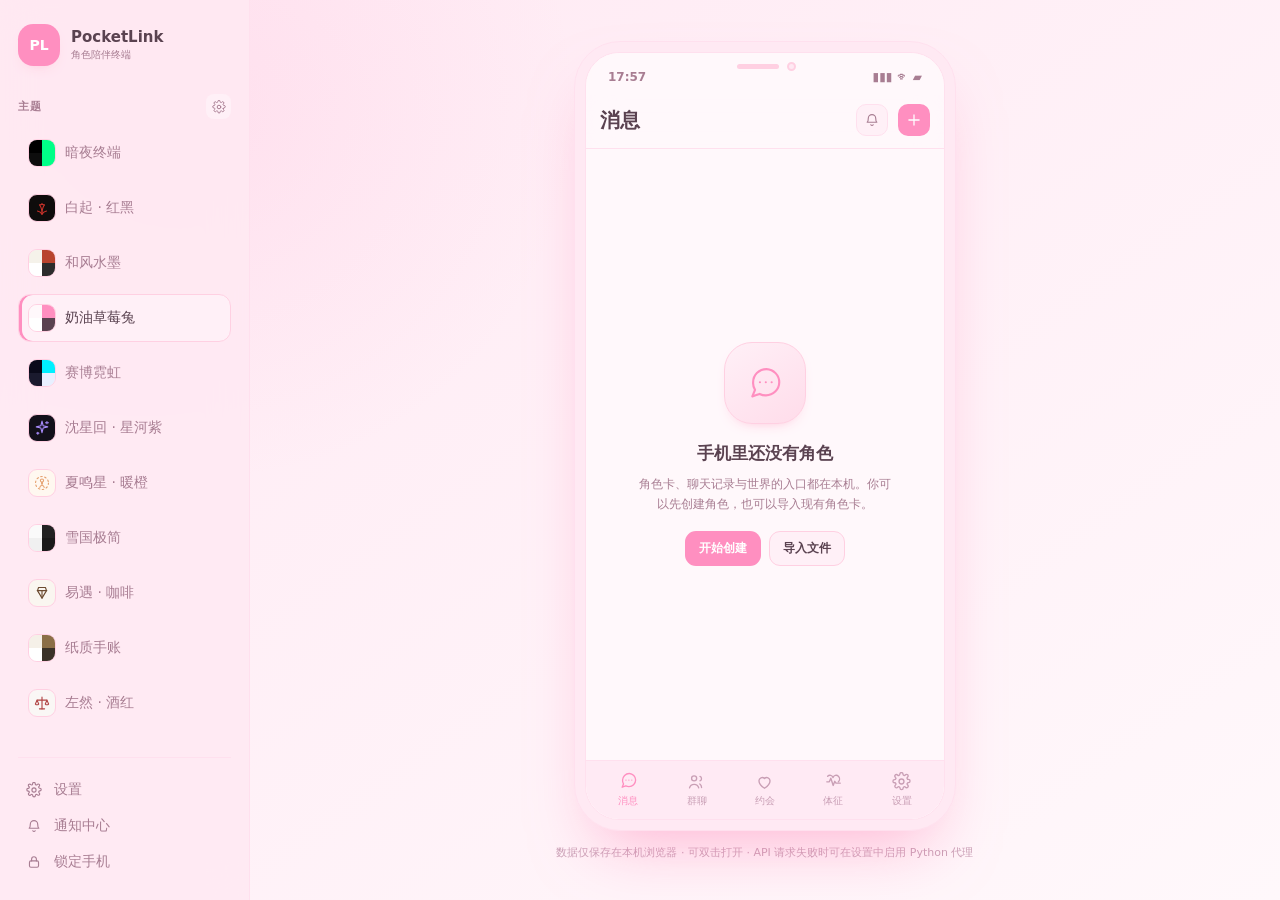
<file: index.html>
<!doctype html>
<html lang="zh-CN">
<head>
  <meta charset="utf-8">
  <meta name="viewport" content="width=device-width,initial-scale=1,viewport-fit=cover">
  <meta name="color-scheme" content="light dark">
  <meta name="theme-color" content="#ff8fc0">
  <meta name="apple-mobile-web-app-capable" content="yes">
  <meta name="apple-mobile-web-app-status-bar-style" content="default">
  <meta name="apple-mobile-web-app-title" content="PocketLink">
  <meta name="mobile-web-app-capable" content="yes">
  <title>PocketLink · AI 角色扮演小手机</title>
  <link rel="manifest" href="manifest.webmanifest">
  <link rel="icon" href="icon.svg" type="image/svg+xml">
  <link rel="apple-touch-icon" href="icon.svg">
  <style>
    :root{--load-bg:#fff8fb;--load-fg:#5a4250;--load-acc:#ff8fc0}
    html,body{min-height:100%;margin:0;background:var(--load-bg);color:var(--load-fg)}
    body{font-family:"PingFang SC","Microsoft YaHei",system-ui,sans-serif}
    .initial-skeleton{display:grid;gap:10px;padding:24px}
    .initial-skeleton i{display:block;height:58px;border-radius:18px;background:linear-gradient(90deg,#ffe9f3,#fff0f7,#ffe9f3);background-size:200% 100%;animation:sk 1.4s infinite}
    .initial-skeleton i:first-child{width:58%;height:28px}
    @keyframes sk{to{background-position:-200% 0}}
  </style>
  <link rel="stylesheet" href="styles.css?v=12">
</head>
<body data-theme="strawberry">
  <div class="desktop-shell">
    <aside class="theme-rail" aria-label="主题选择器">
      <div class="brand">
        <div class="brand-mark">PL</div>
        <div>
          <strong>PocketLink</strong>
          <span>角色陪伴终端</span>
        </div>
      </div>
      <div class="rail-section">
        <div class="rail-title">
          <span>主题</span>
          <button class="mini-btn" data-action="open-theme-manager" title="主题管理" data-icon="settings"></button>
        </div>
        <div id="themeRailList" class="theme-rail-list"></div>
      </div>
      <div class="rail-section rail-footer">
        <button class="rail-action" data-action="open-settings"><span data-icon="settings"></span>设置</button>
        <button class="rail-action" data-action="open-notifications"><span data-icon="notification"></span>通知中心</button>
        <button class="rail-action" data-action="lock-app"><span data-icon="lock"></span>锁定手机</button>
      </div>
    </aside>

    <main class="stage">
      <section id="phone" class="phone">
        <div class="phone-hardware">
          <div class="phone-speaker"></div>
          <div class="phone-camera"></div>
        </div>
        <div class="phone-screen">
          <header class="status-bar">
            <span id="statusClock">09:41</span>
            <span>▮▮▮ ᯤ ▰</span>
          </header>
          <div id="screen" class="screen" aria-live="polite">
            <div class="initial-skeleton"><i></i><i></i><i></i><i></i><i></i></div>
          </div>
          <div id="callOverlay" class="call-overlay hidden" aria-live="polite"></div>
          <div id="sleepOverlay" class="sleep-overlay hidden" aria-live="polite"></div>
          <nav id="bottomNav" class="bottom-nav" aria-label="主导航">
            <button data-route="messages"><span data-icon="messages"><i id="navUnread" class="nav-dot hidden"></i></span>消息</button>
            <button data-route="groups"><span data-icon="groups"></span>群聊</button>
            <button data-route="dates"><span data-icon="dates"></span>约会</button>
            <button data-route="health"><span data-icon="health"></span>体征</button>
            <button data-route="profile"><span data-icon="settings"></span>设置</button>
          </nav>
        </div>
        <div id="lockScreen" class="lock-screen hidden">
          <div class="lock-time" id="lockTime">09:41</div>
          <div class="lock-date" id="lockDate"></div>
          <div class="lock-brand">PocketLink</div>
          <button class="lock-open" data-action="unlock-app">轻触解锁</button>
        </div>
      </section>
      <p class="stage-hint">数据仅保存在本机浏览器 · 可双击打开 · API 请求失败时可在设置中启用 Python 代理</p>
    </main>
  </div>

  <div id="sheet" class="sheet hidden" role="dialog" aria-modal="true"></div>
  <div id="modal" class="modal hidden" role="dialog" aria-modal="true"></div>
  <div id="toasts" class="toasts"></div>
  <input id="globalFileInput" class="hidden" type="file">
  <script src="app.js?v=12" defer></script>
</body>
</html>
</file>
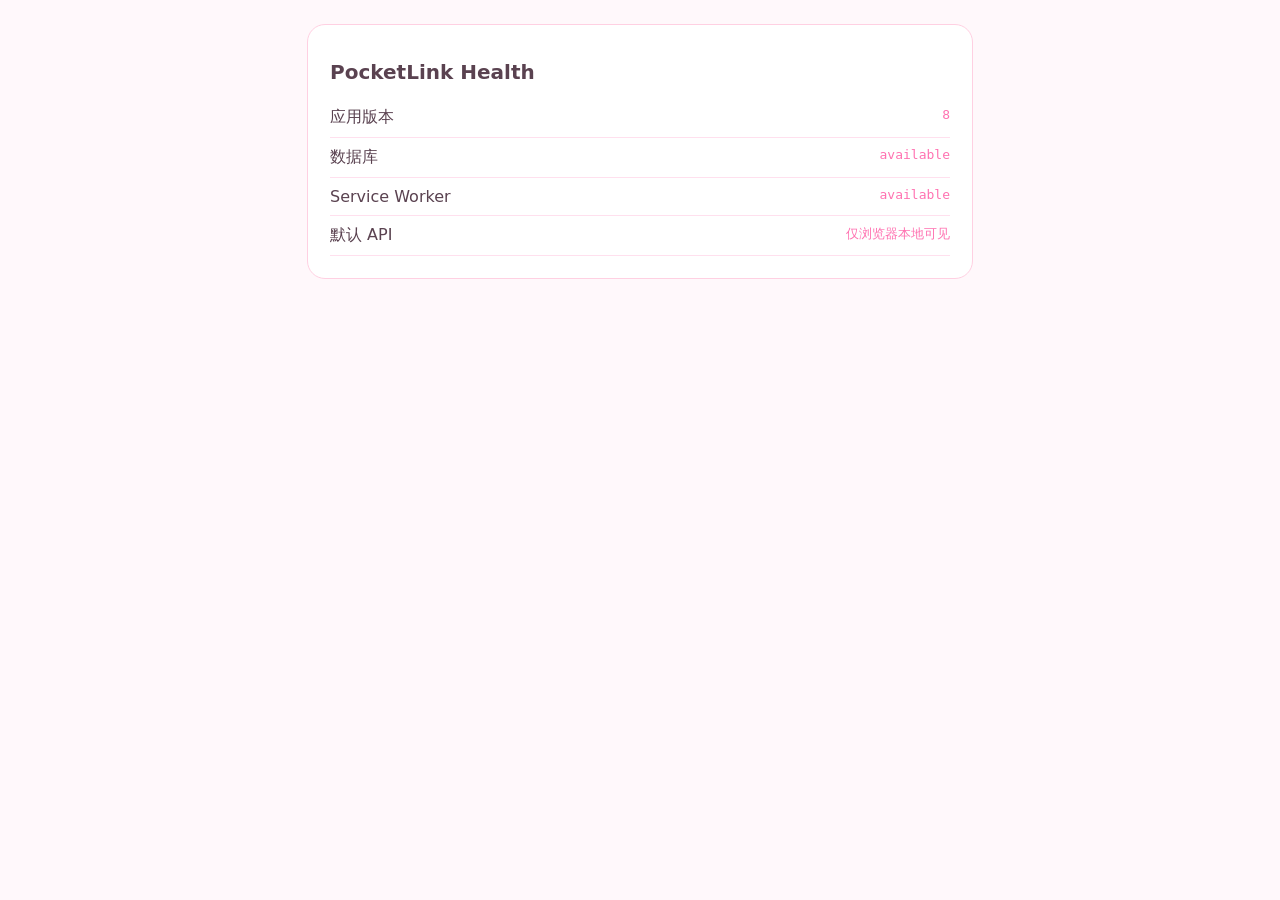
<file: health/index.html>
<!doctype html>
<html lang="zh-CN">
<head>
  <meta charset="utf-8">
  <meta name="viewport" content="width=device-width,initial-scale=1">
  <title>PocketLink Health</title>
  <style>
    body{margin:0;padding:24px;background:#fff8fb;color:#5a4250;font-family:"PingFang SC","Microsoft YaHei",system-ui,sans-serif}
    main{max-width:620px;margin:auto;padding:22px;border:1px solid #ffd0e2;border-radius:18px;background:#fff}
    h1{font-size:20px}code{color:#ff72b1}.row{display:flex;justify-content:space-between;padding:9px 0;border-bottom:1px solid #ffe0ee}
  </style>
</head>
<body>
  <main>
    <h1>PocketLink Health</h1>
    <div class="row"><span>应用版本</span><code>8</code></div>
    <div class="row"><span>数据库</span><code id="db">检测中</code></div>
    <div class="row"><span>Service Worker</span><code id="sw">检测中</code></div>
    <div class="row"><span>默认 API</span><code id="api">仅浏览器本地可见</code></div>
  </main>
  <script>
    document.getElementById("db").textContent = "indexedDB" in window ? "available" : "unavailable";
    document.getElementById("sw").textContent = "serviceWorker" in navigator ? "available" : "unavailable";
  </script>
</body>
</html>
</file>
<file: styles.css>
:root {
  --safe-bottom: 10px;
  --font-scale: 1;
}

* {
  box-sizing: border-box;
}

html,
body {
  width: 100%;
  min-height: 100%;
  margin: 0;
}

body {
  overflow-x: hidden;
  overscroll-behavior: none;
  background:
    radial-gradient(circle at 16% 12%, color-mix(in srgb, var(--acc) 12%, transparent), transparent 28%),
    linear-gradient(145deg, var(--bg2), var(--bg));
  color: var(--fg);
  font-family: var(--font);
  font-size: calc(14px * var(--font-scale, 1));
  -webkit-font-smoothing: antialiased;
  font-family: var(--font), "Apple Color Emoji", "Segoe UI Emoji", "Noto Color Emoji", sans-serif;
  transition: background .25s ease, color .25s ease;
}

button,
input,
textarea,
select {
  color: inherit;
  font: inherit;
}

button {
  border: 0;
  cursor: pointer;
}

button:focus-visible,
input:focus-visible,
textarea:focus-visible,
select:focus-visible,
[tabindex]:focus-visible {
  outline: 2px solid var(--acc);
  outline-offset: 2px;
}

textarea {
  resize: vertical;
}

.hidden {
  display: none !important;
}

.desktop-shell {
  display: grid;
  grid-template-columns: 250px minmax(0, 1fr);
  min-height: 100vh;
}

.theme-rail {
  position: sticky;
  top: 0;
  height: 100vh;
  padding: 24px 18px;
  border-right: 1px solid var(--line);
  background: color-mix(in srgb, var(--panel) 86%, transparent);
  backdrop-filter: blur(18px);
  overflow-y: auto;
}

.brand {
  display: flex;
  align-items: center;
  gap: 11px;
  margin-bottom: 28px;
}

.brand-mark {
  display: grid;
  place-items: center;
  width: 42px;
  height: 42px;
  border-radius: calc(var(--radius) * .45);
  background: var(--acc);
  color: var(--me-fg);
  font-weight: 800;
  letter-spacing: 0;
  box-shadow: var(--shadow-bubble);
}

.brand strong,
.brand span {
  display: block;
}

.brand strong {
  font-size: calc(15px * var(--font-scale, 1));
}

.brand span {
  margin-top: 2px;
  color: var(--dim);
  font-size: calc(10px * var(--font-scale, 1));
}

.rail-section {
  margin-top: 22px;
}

.rail-title {
  display: flex;
  align-items: center;
  justify-content: space-between;
  margin-bottom: 10px;
  color: var(--dim);
  font-size: calc(11px * var(--font-scale, 1));
  font-weight: 700;
  letter-spacing: .08em;
}

.theme-rail-list {
  display: grid;
  gap: 7px;
}

.theme-rail-item {
  display: grid;
  grid-template-columns: 28px 1fr;
  align-items: center;
  gap: 9px;
  width: 100%;
  padding: 9px;
  border: 1px solid transparent;
  border-radius: 12px;
  background: transparent;
  color: var(--dim);
  text-align: left;
}

.theme-rail-item:hover,
.theme-rail-item.active {
  border-color: var(--line2);
  background: var(--panel2);
  color: var(--fg);
}

.theme-rail-item.active {
  box-shadow: inset 3px 0 0 var(--acc);
}

.theme-swatch {
  display: grid;
  grid-template-columns: 1fr 1fr;
  width: 28px;
  height: 28px;
  overflow: hidden;
  border: 1px solid var(--line2);
  border-radius: 9px;
}

.theme-swatch i {
  display: block;
}

.rail-footer {
  margin-top: 30px;
  padding-top: 14px;
  border-top: 1px solid var(--line);
}

.rail-action {
  display: flex;
  align-items: center;
  gap: 10px;
  width: 100%;
  padding: 9px 8px;
  border-radius: 10px;
  background: transparent;
  color: var(--dim);
  text-align: left;
}

.rail-action:hover {
  background: var(--panel2);
  color: var(--fg);
}

.rail-action span {
  width: 18px;
  text-align: center;
}

.mini-btn {
  display: grid;
  place-items: center;
  width: 25px;
  height: 25px;
  border-radius: 8px;
  background: var(--panel2);
  color: var(--dim);
}

.stage {
  display: flex;
  flex-direction: column;
  align-items: center;
  justify-content: center;
  min-height: 100vh;
  padding: 24px;
}

.stage-hint {
  margin: 14px 0 0;
  color: var(--faint);
  font-size: calc(11px * var(--font-scale, 1));
  text-align: center;
}

.phone {
  position: relative;
  width: 382px;
  height: 790px;
  flex: 0 0 auto;
  padding: 10px;
  border: 1px solid var(--line);
  border-radius: calc(var(--radius) + 12px);
  background: var(--panel);
  box-shadow: var(--shadow);
  transition: background .25s ease, border-color .25s ease, box-shadow .25s ease;
}

.phone-hardware {
  position: absolute;
  z-index: 20;
  top: 15px;
  left: 50%;
  width: 118px;
  height: 25px;
  transform: translateX(-50%);
  border-radius: 0 0 15px 15px;
  background: var(--bg);
  pointer-events: none;
}

.phone-speaker {
  position: absolute;
  top: 7px;
  left: 31px;
  width: 42px;
  height: 5px;
  border-radius: 4px;
  background: var(--line2);
}

.phone-camera {
  position: absolute;
  top: 5px;
  right: 28px;
  width: 9px;
  height: 9px;
  border: 2px solid var(--line2);
  border-radius: 50%;
  background: var(--bg2);
}

.phone-screen {
  position: relative;
  display: flex;
  flex-direction: column;
  height: 100%;
  overflow: hidden;
  border: 1px solid var(--line);
  border-radius: var(--radius);
  background: var(--bg);
  transition: background .3s ease, border-color .3s ease;
}

.status-bar {
  z-index: 10;
  display: flex;
  align-items: center;
  justify-content: space-between;
  min-height: 42px;
  padding: 13px 22px 7px;
  background: color-mix(in srgb, var(--bg) 86%, transparent);
  color: var(--dim);
  font-size: calc(12px * var(--font-scale, 1));
  font-weight: 650;
  backdrop-filter: blur(14px);
}

.screen {
  position: relative;
  flex: 1;
  min-height: 0;
  overflow: hidden;
}

.bottom-nav {
  z-index: 10;
  display: grid;
  grid-template-columns: repeat(5, 1fr);
  flex: 0 0 auto;
  padding: 8px 8px calc(8px + env(safe-area-inset-bottom));
  border-top: 1px solid var(--line);
  background: color-mix(in srgb, var(--panel) 92%, transparent);
  backdrop-filter: blur(18px);
}

.bottom-nav button {
  position: relative;
  display: flex;
  flex-direction: column;
  align-items: center;
  gap: 3px;
  padding: 3px 0;
  border-radius: 10px;
  background: transparent;
  color: var(--faint);
  font-size: calc(10px * var(--font-scale, 1));
}

.bottom-nav button span {
  position: relative;
  display: grid;
  place-items: center;
  min-height: 18px;
  font-size: calc(15px * var(--font-scale, 1));
  line-height: 1;
}

.bottom-nav button.active {
  color: var(--acc);
}

.nav-dot {
  position: absolute;
  top: -5px;
  right: -8px;
  min-width: 14px;
  height: 14px;
  padding: 0 3px;
  border: 2px solid var(--panel);
  border-radius: 9px;
  background: var(--acc);
  color: var(--me-fg);
  font-size: calc(8px * var(--font-scale, 1));
  font-style: normal;
  line-height: calc(10px * var(--font-scale, 1));
}

.page {
  position: absolute;
  inset: 0;
  display: flex;
  flex-direction: column;
  animation: page-in .22s ease both;
}

@keyframes page-in {
  from { opacity: 0; transform: translateY(5px); }
  to { opacity: 1; transform: translateY(0); }
}

.topbar {
  z-index: 5;
  display: flex;
  align-items: center;
  gap: 10px;
  min-height: 54px;
  padding: 6px 14px 8px;
  border-bottom: 1px solid var(--line);
  background: color-mix(in srgb, var(--bg) 88%, transparent);
  backdrop-filter: blur(16px);
}

.topbar-main {
  min-width: 0;
  flex: 1;
}

.topbar-title {
  overflow: hidden;
  font-size: calc(20px * var(--font-scale, 1));
  font-weight: 800;
  letter-spacing: 0;
  text-overflow: ellipsis;
  white-space: nowrap;
}

.topbar-subtitle {
  overflow: hidden;
  margin-top: 2px;
  color: var(--dim);
  font-size: calc(10px * var(--font-scale, 1));
  text-overflow: ellipsis;
  white-space: nowrap;
}

.icon-btn {
  display: inline-grid;
  place-items: center;
  flex: 0 0 auto;
  width: 32px;
  height: 32px;
  border: 1px solid var(--line);
  border-radius: 10px;
  background: var(--panel2);
  color: var(--dim);
  font-size: calc(15px * var(--font-scale, 1));
}

.icon-btn:hover {
  color: var(--fg);
  border-color: var(--line2);
}

.icon-btn.primary {
  border-color: transparent;
  background: var(--acc);
  color: var(--me-fg);
  font-size: calc(18px * var(--font-scale, 1));
}

.icon-btn.danger {
  color: var(--err);
}

.page-scroll {
  flex: 1;
  min-height: 0;
  overflow-y: auto;
  overscroll-behavior: contain;
  padding-bottom: env(safe-area-inset-bottom);
  scrollbar-width: thin;
  scrollbar-color: var(--line2) transparent;
}

.page-content {
  padding: 14px;
}

.proactive-bar {
  display: flex;
  align-items: flex-start;
  gap: 9px;
  margin: 10px 12px 0;
  padding: 10px 11px;
  border: 1px solid color-mix(in srgb, var(--warn) 44%, var(--line));
  border-radius: 14px;
  background: color-mix(in srgb, var(--warn) 14%, var(--panel));
  color: var(--fg);
  font-size: calc(11px * var(--font-scale, 1));
  line-height: 1.45;
}

.proactive-bar .spark {
  color: var(--warn);
}

.empty-state {
  display: flex;
  flex-direction: column;
  align-items: center;
  justify-content: center;
  min-height: 100%;
  padding: 34px 26px;
  text-align: center;
}

.empty-illustration {
  position: relative;
  display: grid;
  place-items: center;
  width: 82px;
  height: 82px;
  margin-bottom: 18px;
  border: 1px solid var(--line2);
  border-radius: 28px;
  background: linear-gradient(145deg, var(--panel2), var(--pop));
  color: var(--acc);
  font-size: calc(36px * var(--font-scale, 1));
  box-shadow: var(--shadow-bubble);
}

.empty-state h2 {
  margin: 0;
  font-size: calc(17px * var(--font-scale, 1));
}

.empty-state p {
  max-width: 260px;
  margin: 9px 0 17px;
  color: var(--dim);
  font-size: calc(12px * var(--font-scale, 1));
  line-height: 1.7;
}

.empty-actions {
  display: flex;
  flex-wrap: wrap;
  justify-content: center;
  gap: 8px;
}

.btn {
  display: inline-flex;
  align-items: center;
  justify-content: center;
  gap: 7px;
  min-height: 34px;
  padding: 8px 13px;
  border: 1px solid var(--line2);
  border-radius: 11px;
  background: var(--panel2);
  color: var(--fg);
  font-size: calc(12px * var(--font-scale, 1));
  font-weight: 650;
}

.btn:hover {
  border-color: var(--acc);
}

.btn.primary {
  border-color: transparent;
  background: var(--acc);
  color: var(--me-fg);
}

.btn.soft {
  border-color: transparent;
  background: color-mix(in srgb, var(--acc) 14%, var(--panel));
  color: var(--acc);
}

.btn.danger {
  border-color: color-mix(in srgb, var(--err) 50%, var(--line));
  color: var(--err);
}

.btn.wide {
  width: 100%;
}

.btn.small {
  min-height: 28px;
  padding: 5px 9px;
  border-radius: 9px;
  font-size: calc(10px * var(--font-scale, 1));
}

.chat-list {
  padding: 6px 0 14px;
}

.chat-row {
  position: relative;
  display: grid;
  grid-template-columns: 46px minmax(0, 1fr) auto;
  align-items: center;
  gap: 11px;
  min-height: 68px;
  padding: 11px 18px;
  cursor: pointer;
}

.chat-row:hover {
  background: var(--panel2);
}

.chat-row:active {
  background: var(--pop);
}

.chat-avatar,
.avatar {
  position: relative;
  display: grid;
  place-items: center;
  overflow: visible;
  border-radius: 16px;
  background: var(--acc);
  color: var(--me-fg);
  font-size: calc(20px * var(--font-scale, 1));
  font-weight: 750;
  background-position: center;
  background-size: cover;
}

.chat-avatar {
  width: 46px;
  height: 46px;
  overflow: hidden;
  line-height: 1;
  text-align: center;
}

/* 群聊头像同时显示两位成员的首字，需要更小的字号才放得下 */
.chat-avatar.stack-two {
  font-size: calc(14px * var(--font-scale, 1));
  letter-spacing: -.02em;
}

.avatar {
  width: 38px;
  height: 38px;
  font-size: calc(17px * var(--font-scale, 1));
}

.avatar.large {
  width: 54px;
  height: 54px;
  border-radius: 18px;
  font-size: calc(23px * var(--font-scale, 1));
}

.avatar > video,
.chat-avatar > video {
  width: 100%;
  height: 100%;
  border-radius: inherit;
  object-fit: cover;
  pointer-events: none;
}

.avatar.has-video,
.chat-avatar.has-video {
  overflow: hidden;
  background: var(--line2);
}

.online-dot {
  position: absolute;
  right: -1px;
  bottom: 1px;
  width: 12px;
  height: 12px;
  border: 2px solid var(--bg);
  border-radius: 50%;
  background: var(--ok);
}

.chat-main {
  min-width: 0;
}

.chat-line {
  display: flex;
  align-items: center;
  gap: 6px;
  min-width: 0;
}

.chat-name {
  overflow: hidden;
  font-size: calc(14px * var(--font-scale, 1));
  font-weight: 750;
  text-overflow: ellipsis;
  white-space: nowrap;
}

.tag {
  display: inline-flex;
  align-items: center;
  max-width: 72px;
  min-height: 16px;
  padding: 1px 5px;
  overflow: hidden;
  border: 1px solid var(--line2);
  border-radius: 5px;
  color: var(--dim);
  font-size: calc(9px * var(--font-scale, 1));
  line-height: 1.2;
  text-overflow: ellipsis;
  white-space: nowrap;
}

.tag.acc {
  border-color: color-mix(in srgb, var(--acc) 45%, var(--line));
  color: var(--acc);
}

.chat-preview {
  overflow: hidden;
  margin-top: 5px;
  color: var(--dim);
  font-size: calc(12.5px * var(--font-scale, 1));
  text-overflow: ellipsis;
  white-space: nowrap;
}

.chat-side {
  display: flex;
  flex-direction: column;
  align-items: flex-end;
  gap: 7px;
  min-width: 36px;
}

.chat-time {
  color: var(--faint);
  font-size: calc(10px * var(--font-scale, 1));
  white-space: nowrap;
}

.unread {
  display: grid;
  place-items: center;
  min-width: 18px;
  height: 18px;
  padding: 0 5px;
  border-radius: 10px;
  background: var(--acc);
  color: var(--me-fg);
  font-size: calc(10.5px * var(--font-scale, 1));
  font-weight: 750;
}

.pin-mark {
  color: var(--warn);
  font-size: calc(10px * var(--font-scale, 1));
}

.menu-list {
  display: grid;
  gap: 8px;
}

.menu-item {
  display: grid;
  grid-template-columns: 42px minmax(0, 1fr) auto;
  align-items: center;
  gap: 11px;
  width: 100%;
  padding: 11px;
  border: 1px solid var(--line);
  border-radius: 14px;
  background: var(--panel2);
  color: var(--fg);
  text-align: left;
}

.menu-item:hover {
  border-color: var(--line2);
  background: var(--pop);
}

.menu-icon {
  display: grid;
  place-items: center;
  width: 42px;
  height: 42px;
  border-radius: 13px;
  background: color-mix(in srgb, var(--acc) 14%, var(--panel));
  color: var(--acc);
  font-size: calc(20px * var(--font-scale, 1));
}

.menu-item strong,
.menu-item small {
  display: block;
}

.menu-item strong {
  font-size: calc(13px * var(--font-scale, 1));
}

.menu-item small {
  margin-top: 3px;
  color: var(--dim);
  font-size: calc(10px * var(--font-scale, 1));
  line-height: 1.45;
}

.menu-chevron {
  color: var(--faint);
}

.chat-page .topbar {
  min-height: 58px;
}

.chat-heading {
  min-width: 0;
  flex: 1;
}

.chat-heading strong,
.chat-heading span {
  display: block;
  overflow: hidden;
  text-overflow: ellipsis;
  white-space: nowrap;
}

.chat-heading strong {
  font-size: calc(14px * var(--font-scale, 1));
}

.chat-heading span {
  margin-top: 2px;
  color: var(--dim);
  font-size: calc(10px * var(--font-scale, 1));
}

.group-check {
  margin: 8px 12px 0;
  padding: 8px 10px;
  border: 1px dashed var(--line2);
  border-radius: 11px;
  background: color-mix(in srgb, var(--panel) 75%, transparent);
  color: var(--dim);
  font-size: calc(9.5px * var(--font-scale, 1));
  line-height: 1.5;
}

.group-check strong {
  color: var(--fg);
}

.message-list {
  display: flex;
  flex-direction: column;
  gap: 10px;
  min-height: 100%;
  padding: 12px 12px 22px;
}

.date-divider {
  align-self: center;
  margin: 7px 0;
  padding: 4px 9px;
  border-radius: 9px;
  background: color-mix(in srgb, var(--panel) 82%, transparent);
  color: var(--faint);
  font-size: calc(9px * var(--font-scale, 1));
}

.msg {
  display: flex;
  align-items: flex-end;
  gap: 7px;
  max-width: 100%;
  animation: msg-in .35s ease both;
}

@keyframes msg-in {
  from { opacity: 0; transform: translateY(8px); }
  to { opacity: 1; transform: translateY(0); }
}

.msg.me {
  align-self: flex-end;
  flex-direction: row-reverse;
}

.msg .avatar {
  flex: 0 0 auto;
}

.msg-stack {
  display: flex;
  flex-direction: column;
  max-width: 84%;
}

.msg.me .msg-stack {
  align-items: flex-end;
}

.msg-author {
  margin: 0 4px 3px;
  color: var(--dim);
  font-size: calc(9px * var(--font-scale, 1));
}

.msg-quote {
  max-width: 100%;
  margin-bottom: 4px;
  padding: 5px 8px;
  overflow: hidden;
  border-left: 2px solid var(--acc);
  border-radius: 6px;
  background: color-mix(in srgb, var(--panel) 82%, transparent);
  color: var(--dim);
  font-size: calc(9.5px * var(--font-scale, 1));
  text-overflow: ellipsis;
  white-space: nowrap;
}

.bubble {
  position: relative;
  max-width: 100%;
  padding: 10px 13px;
  border: 1px solid var(--line);
  border-radius: var(--radius-bubble) var(--radius-bubble) var(--radius-bubble) 6px;
  background: var(--bubble);
  box-shadow: var(--shadow-bubble);
  font-size: calc(13.5px * var(--font-scale, 1));
  line-height: 1.65;
  overflow-wrap: anywhere;
  transition: background .3s ease, color .3s ease, border-color .3s ease;
}

.bubble blockquote,
.msg-quote {
  border-left: 3px solid var(--acc);
}

.bubble blockquote {
  margin: 7px 0;
  padding: 7px 10px;
  border-radius: 7px;
  background: color-mix(in srgb, var(--acc) 9%, var(--panel2));
  color: var(--dim);
}

.bubble code {
  padding: 1px 4px;
  border: 1px solid var(--line);
  border-radius: 5px;
  background: color-mix(in srgb, var(--panel2) 88%, var(--acc));
  color: var(--acc2);
  font-family: ui-monospace, Consolas, monospace;
  font-size: .92em;
}

.bubble pre {
  margin: 8px 0;
  padding: 9px;
  overflow-x: auto;
  border: 1px solid var(--line);
  border-radius: 10px;
  background: color-mix(in srgb, var(--bg2) 90%, #000);
}

.bubble details {
  margin: 7px 0;
  padding: 8px;
  border: 1px solid var(--line);
  border-radius: 9px;
  background: color-mix(in srgb, var(--panel2) 88%, transparent);
}

.bubble summary {
  color: var(--acc);
  cursor: pointer;
  font-weight: 700;
}

.msg.me .bubble {
  border-color: transparent;
  border-radius: var(--radius-bubble) var(--radius-bubble) 6px var(--radius-bubble);
  background: var(--me);
  color: var(--me-fg);
}

.bubble p {
  margin: 0;
}

.bubble p + p {
  margin-top: 7px;
}

.bubble a {
  color: var(--acc2);
}

.msg-meta {
  display: flex;
  gap: 6px;
  margin: 4px 4px 0;
  color: var(--faint);
  font-size: calc(8.5px * var(--font-scale, 1));
}

.msg-actions {
  display: flex;
  gap: 3px;
  margin-top: 3px;
}

.msg-actions button {
  padding: 2px 5px;
  border-radius: 6px;
  background: transparent;
  color: var(--faint);
  font-size: calc(9px * var(--font-scale, 1));
}

.msg-actions button:hover {
  background: var(--panel2);
  color: var(--fg);
}

.typing {
  display: inline-flex;
  gap: 4px;
  align-items: center;
  min-height: 18px;
}

.typing i {
  width: 5px;
  height: 5px;
  border-radius: 50%;
  background: var(--dim);
  animation: typing .9s infinite alternate;
}

.typing i:nth-child(2) { animation-delay: .2s; }
.typing i:nth-child(3) { animation-delay: .4s; }

@keyframes typing {
  to { transform: translateY(-3px); opacity: .45; }
}

.system-msg {
  align-self: center;
  max-width: 88%;
  padding: 5px 9px;
  border: 1px solid var(--line);
  border-radius: 10px;
  background: color-mix(in srgb, var(--panel) 80%, transparent);
  color: var(--dim);
  font-size: calc(9.5px * var(--font-scale, 1));
  text-align: center;
}

.voice-card {
  display: flex;
  align-items: center;
  gap: 9px;
  min-width: 150px;
}

.voice-play {
  display: grid;
  place-items: center;
  width: 30px;
  height: 30px;
  border-radius: 50%;
  background: color-mix(in srgb, var(--acc) 18%, var(--panel));
  color: var(--acc);
}

.waveform {
  display: flex;
  align-items: center;
  gap: 2px;
  height: 25px;
  flex: 1;
}

.waveform i {
  display: block;
  width: 2px;
  min-height: 4px;
  border-radius: 2px;
  background: currentColor;
  opacity: .55;
}

.voice-duration {
  font-size: calc(9px * var(--font-scale, 1));
  opacity: .7;
}

.media-bubble {
  overflow: hidden;
  padding: 5px;
}

.media-bubble img,
.media-bubble video {
  display: block;
  width: 100%;
  max-height: 280px;
  border-radius: calc(var(--radius-bubble) - 3px);
  object-fit: cover;
}

.media-caption {
  padding: 7px 6px 4px;
  font-size: calc(12px * var(--font-scale, 1));
}

.emoji-message {
  padding: 2px 4px;
  font-family: "Apple Color Emoji", "Segoe UI Emoji", "Noto Color Emoji", sans-serif;
  font-size: calc(42px * var(--font-scale, 1));
  line-height: 1.15;
}

.location-message {
  display: grid;
  gap: 3px;
  min-width: 170px;
}

.location-map {
  display: grid;
  place-items: center;
  height: 74px;
  margin-bottom: 5px;
  border-radius: 9px;
  background:
    linear-gradient(35deg, transparent 42%, color-mix(in srgb, var(--line2) 70%, transparent) 43% 46%, transparent 47%),
    linear-gradient(125deg, transparent 48%, color-mix(in srgb, var(--line2) 65%, transparent) 49% 52%, transparent 53%),
    color-mix(in srgb, var(--acc) 12%, var(--panel2));
  color: var(--acc);
  font-size: calc(28px * var(--font-scale, 1));
}

.location-message strong,
.location-message small {
  display: block;
}

.location-message small {
  color: var(--dim);
  font-size: calc(9px * var(--font-scale, 1));
}

.transfer-message {
  display: flex;
  align-items: center;
  gap: 9px;
  min-width: 150px;
}

.transfer-icon {
  display: grid;
  place-items: center;
  width: 32px;
  height: 32px;
  border-radius: 10px;
  background: var(--acc);
  color: #fff;
  font-weight: 800;
}

.transfer-message strong,
.transfer-message small {
  display: block;
}

.transfer-message small {
  margin-top: 2px;
  color: var(--dim);
  font-size: calc(9px * var(--font-scale, 1));
}

.transfer-message.accepted .transfer-icon {
  background: var(--ok);
}

.regenerate-note {
  margin-top: 4px;
  color: var(--warn);
  font-size: calc(8.5px * var(--font-scale, 1));
}

.rich-frame {
  display: block;
  width: 100%;
  min-height: 32px;
  border: 0;
  background: transparent;
  color: var(--fg);
}

.status-panel {
  margin: 7px 0;
  padding: 9px;
  border: 1px solid var(--line2);
  border-radius: 10px;
  background: var(--panel2);
}

.status-panel summary {
  cursor: pointer;
  font-weight: 700;
}

.composer-wrap {
  flex: 0 0 auto;
  border-top: 1px solid var(--line);
  background: color-mix(in srgb, var(--panel) 94%, transparent);
  backdrop-filter: blur(18px);
}

.quick-bar {
  display: flex;
  gap: 6px;
  padding: 7px 10px 0;
  overflow-x: auto;
  scrollbar-width: none;
}

.quick-bar::-webkit-scrollbar {
  display: none;
}

.quick-chip {
  flex: 0 0 auto;
  padding: 5px 9px;
  border: 1px solid var(--line2);
  border-radius: 10px;
  background: var(--panel2);
  color: var(--dim);
  font-size: calc(10px * var(--font-scale, 1));
}

.reply-banner {
  display: flex;
  align-items: center;
  gap: 8px;
  padding: 6px 11px 0;
  color: var(--dim);
  font-size: calc(9.5px * var(--font-scale, 1));
}

.reply-banner span {
  flex: 1;
  overflow: hidden;
  text-overflow: ellipsis;
  white-space: nowrap;
}

.composer {
  display: grid;
  grid-template-columns: 34px 34px minmax(0, 1fr) 34px 38px;
  align-items: end;
  gap: 6px;
  padding: 8px 10px 10px;
}

.composer textarea {
  width: 100%;
  min-height: 38px;
  max-height: 104px;
  padding: 9px 12px;
  overflow-y: auto;
  border: 1px solid var(--line2);
  border-radius: 19px;
  background: var(--bg);
  line-height: calc(18px * var(--font-scale, 1));
}

.composer-btn,
.send-btn {
  display: grid;
  place-items: center;
  width: 34px;
  height: 34px;
  border-radius: 50%;
  background: transparent;
  color: var(--dim);
}

.send-btn {
  width: 38px;
  height: 38px;
  background: var(--acc);
  color: var(--me-fg);
  font-size: calc(16px * var(--font-scale, 1));
}

.surface {
  padding: 13px;
  border: 1px solid var(--line);
  border-radius: 16px;
  background: var(--panel);
}

.surface + .surface {
  margin-top: 11px;
}

.surface-title {
  display: flex;
  align-items: center;
  justify-content: space-between;
  gap: 10px;
  margin-bottom: 10px;
}

.surface-title strong {
  font-size: calc(13px * var(--font-scale, 1));
}

.surface-title span {
  color: var(--dim);
  font-size: calc(10px * var(--font-scale, 1));
}

.grid {
  display: grid;
  grid-template-columns: repeat(2, minmax(0, 1fr));
  gap: 9px;
}

.grid.three {
  grid-template-columns: repeat(3, minmax(0, 1fr));
}

.dashboard-intro {
  display: flex;
  align-items: center;
  justify-content: space-between;
  gap: 14px;
  min-height: 130px;
  margin-bottom: 12px;
  padding: 18px;
  overflow: hidden;
  border: 1px solid var(--line2);
  border-radius: 20px;
  background:
    radial-gradient(circle at 86% 18%, color-mix(in srgb, var(--acc) 32%, transparent), transparent 34%),
    linear-gradient(135deg, var(--panel2), var(--pop));
  box-shadow: var(--shadow-bubble);
}

.dashboard-intro span {
  color: var(--acc);
  font-size: calc(9px * var(--font-scale, 1));
  font-weight: 800;
  letter-spacing: .12em;
}

.dashboard-intro h2 {
  margin: 6px 0 4px;
  font-size: calc(20px * var(--font-scale, 1));
}

.dashboard-intro p {
  max-width: 220px;
  margin: 0;
  color: var(--dim);
  font-size: calc(10px * var(--font-scale, 1));
  line-height: 1.55;
}

.dashboard-orbit {
  display: grid;
  place-items: center;
  width: 70px;
  height: 70px;
  flex: 0 0 auto;
  border: 1px solid var(--line2);
  border-radius: 50%;
  background: color-mix(in srgb, var(--panel) 70%, transparent);
  color: var(--acc);
  font-size: calc(18px * var(--font-scale, 1));
  font-weight: 800;
  box-shadow: inset 0 0 0 9px color-mix(in srgb, var(--acc) 8%, transparent);
}

.dashboard-grid {
  display: grid;
  grid-template-columns: repeat(2, minmax(0, 1fr));
  gap: 9px;
  margin-bottom: 12px;
}

.dashboard-card {
  display: flex;
  min-height: 116px;
  flex-direction: column;
  align-items: flex-start;
  gap: 5px;
  padding: 13px;
  border: 1px solid var(--line);
  border-radius: 16px;
  background: var(--panel2);
  color: var(--fg);
  text-align: left;
}

.dashboard-card:hover {
  border-color: var(--line2);
  background: var(--pop);
}

.dashboard-card.primary {
  border-color: color-mix(in srgb, var(--acc) 55%, var(--line));
  background: color-mix(in srgb, var(--acc) 12%, var(--panel));
}

.dashboard-icon {
  display: grid;
  place-items: center;
  width: 34px;
  height: 34px;
  margin-bottom: 4px;
  border-radius: 11px;
  background: color-mix(in srgb, var(--acc) 15%, var(--panel));
  color: var(--acc);
  font-size: calc(17px * var(--font-scale, 1));
}

.dashboard-card strong {
  font-size: calc(12px * var(--font-scale, 1));
}

.dashboard-card small {
  color: var(--dim);
  font-size: calc(9px * var(--font-scale, 1));
  line-height: 1.45;
}

.section-heading {
  display: flex;
  align-items: center;
  justify-content: space-between;
  gap: 10px;
  margin: 2px 2px 11px;
}

.section-heading strong,
.section-heading span {
  display: block;
}

.section-heading strong {
  font-size: calc(15px * var(--font-scale, 1));
}

.section-heading span {
  margin-top: 3px;
  color: var(--dim);
  font-size: calc(9.5px * var(--font-scale, 1));
}

.content-resource-grid {
  display: grid;
  gap: 8px;
  margin-bottom: 12px;
}

.content-resource-card {
  display: grid;
  grid-template-columns: 42px minmax(0, 1fr) auto;
  align-items: center;
  gap: 10px;
  padding: 11px;
  border: 1px solid var(--line);
  border-radius: 14px;
  background: var(--panel2);
  color: var(--fg);
  text-align: left;
}

.content-resource-card:hover {
  border-color: var(--acc);
}

.content-resource-icon {
  display: grid;
  place-items: center;
  width: 42px;
  height: 42px;
  border-radius: 13px;
  background: color-mix(in srgb, var(--acc) 12%, var(--panel));
  color: var(--acc);
  font-size: calc(16px * var(--font-scale, 1));
}

.content-resource-card strong,
.content-resource-card small {
  display: block;
}

.content-resource-card strong {
  font-size: calc(12px * var(--font-scale, 1));
}

.content-resource-card small {
  margin-top: 3px;
  color: var(--dim);
  font-size: calc(9px * var(--font-scale, 1));
  line-height: 1.4;
}

.content-resource-card b {
  color: var(--acc);
  font-size: calc(14px * var(--font-scale, 1));
}

.metric {
  padding: 10px;
  border: 1px solid var(--line);
  border-radius: 13px;
  background: var(--panel2);
}

.metric strong,
.metric span {
  display: block;
}

.metric strong {
  font-size: calc(15px * var(--font-scale, 1));
}

.metric span {
  margin-top: 3px;
  color: var(--dim);
  font-size: calc(9px * var(--font-scale, 1));
}

.progress {
  height: 7px;
  overflow: hidden;
  border-radius: 6px;
  background: var(--line);
}

.progress i {
  display: block;
  height: 100%;
  border-radius: inherit;
  background: var(--acc);
}

.api-card,
.manager-card,
.date-card,
.theme-card {
  position: relative;
  padding: 12px;
  border: 1px solid var(--line);
  border-radius: 15px;
  background: var(--panel2);
}

.api-card + .api-card,
.manager-card + .manager-card,
.date-card + .date-card {
  margin-top: 8px;
}

.card-head {
  display: flex;
  align-items: flex-start;
  gap: 9px;
}

.card-head-main {
  min-width: 0;
  flex: 1;
}

.card-head strong,
.card-head small {
  display: block;
}

.card-head strong {
  font-size: calc(13px * var(--font-scale, 1));
}

.card-head small {
  margin-top: 3px;
  overflow: hidden;
  color: var(--dim);
  font-size: calc(9.5px * var(--font-scale, 1));
  text-overflow: ellipsis;
  white-space: nowrap;
}

.card-actions {
  display: flex;
  flex-wrap: wrap;
  gap: 6px;
  margin-top: 10px;
}

.provider-template {
  padding: 9px;
  border: 1px dashed var(--line2);
  border-radius: 11px;
  color: var(--dim);
  font-size: calc(10px * var(--font-scale, 1));
  line-height: 1.5;
}

.theme-card-grid {
  display: grid;
  grid-template-columns: repeat(2, minmax(0, 1fr));
  gap: 9px;
}

.theme-card {
  padding: 9px;
  cursor: pointer;
}

.theme-card.active {
  border-color: var(--acc);
  box-shadow: 0 0 0 1px var(--acc);
}

.theme-preview {
  display: grid;
  grid-template-columns: 1.2fr .7fr .7fr;
  height: 52px;
  margin-bottom: 8px;
  overflow: hidden;
  border: 1px solid var(--line2);
  border-radius: 11px;
}

.theme-preview i {
  display: block;
}

.theme-card strong {
  font-size: calc(11px * var(--font-scale, 1));
}

.theme-card small {
  display: block;
  margin-top: 3px;
  color: var(--dim);
  font-size: calc(9px * var(--font-scale, 1));
}

.tabs {
  display: flex;
  gap: 6px;
  padding: 10px 12px 0;
  overflow-x: auto;
  scrollbar-width: none;
}

.tabs::-webkit-scrollbar {
  display: none;
}

.tab {
  flex: 0 0 auto;
  padding: 7px 10px;
  border: 1px solid var(--line);
  border-radius: 10px;
  background: var(--panel2);
  color: var(--dim);
  font-size: calc(10px * var(--font-scale, 1));
}

.tab.active {
  border-color: var(--acc);
  background: color-mix(in srgb, var(--acc) 14%, var(--panel));
  color: var(--acc);
}

.sheet {
  position: fixed;
  z-index: 80;
  inset: 0;
  display: flex;
  align-items: flex-end;
  justify-content: center;
  background: rgb(0 0 0 / .5);
  backdrop-filter: blur(3px);
}

.sheet-panel {
  width: min(410px, 100%);
  padding: 10px 12px calc(16px + env(safe-area-inset-bottom));
  border-radius: 22px 22px 0 0;
  background: var(--panel);
  box-shadow: 0 -18px 55px rgb(0 0 0 / .22);
  animation: sheet-in .24s ease both;
}

@keyframes sheet-in {
  from { transform: translateY(100%); }
  to { transform: translateY(0); }
}

.sheet-handle {
  width: 36px;
  height: 4px;
  margin: 0 auto 12px;
  border-radius: 3px;
  background: var(--line2);
}

.sheet-title {
  margin: 0 5px 10px;
  font-size: calc(13px * var(--font-scale, 1));
}

.sheet-list {
  display: grid;
  gap: 7px;
}

.modal {
  position: fixed;
  z-index: 90;
  inset: 0;
  display: grid;
  place-items: center;
  padding: 18px;
  background: rgb(0 0 0 / .55);
  backdrop-filter: blur(5px);
}

.modal-panel {
  display: flex;
  flex-direction: column;
  width: min(720px, 100%);
  max-height: min(86vh, 820px);
  overflow: hidden;
  border: 1px solid var(--line2);
  border-radius: 20px;
  background: var(--panel);
  box-shadow: var(--shadow);
  animation: modal-in .2s ease both;
}

@keyframes modal-in {
  from { opacity: 0; transform: scale(.97) translateY(5px); }
  to { opacity: 1; transform: scale(1) translateY(0); }
}

.modal-head {
  display: flex;
  align-items: center;
  gap: 10px;
  padding: 14px 16px;
  border-bottom: 1px solid var(--line);
}

.modal-head h2 {
  min-width: 0;
  flex: 1;
  margin: 0;
  overflow: hidden;
  font-size: calc(15px * var(--font-scale, 1));
  text-overflow: ellipsis;
  white-space: nowrap;
}

.modal-body {
  flex: 1;
  min-height: 0;
  padding: 16px;
  overflow: auto;
}

.modal-actions {
  display: flex;
  justify-content: flex-end;
  gap: 8px;
  padding: 12px 16px;
  border-top: 1px solid var(--line);
}

.form-grid {
  display: grid;
  grid-template-columns: repeat(2, minmax(0, 1fr));
  gap: 12px;
}

.form-grid.single {
  grid-template-columns: 1fr;
}

.field {
  min-width: 0;
}

.field.full {
  grid-column: 1 / -1;
}

.field label,
.field > span {
  display: block;
  margin: 0 0 5px 2px;
  color: var(--dim);
  font-size: calc(10px * var(--font-scale, 1));
  font-weight: 650;
}

.field input,
.field textarea,
.field select {
  width: 100%;
  min-height: 36px;
  padding: 8px 10px;
  border: 1px solid var(--line2);
  border-radius: 10px;
  background: var(--bg);
  font-size: calc(12px * var(--font-scale, 1));
}

.field textarea {
  min-height: 92px;
  line-height: 1.55;
}

.field textarea.tall {
  min-height: 180px;
}

.field-hint {
  margin: 5px 2px 0;
  color: var(--faint);
  font-size: calc(9px * var(--font-scale, 1));
  line-height: 1.45;
}

.check-row {
  display: flex;
  align-items: center;
  justify-content: space-between;
  gap: 12px;
  padding: 8px 0;
  border-bottom: 1px solid var(--line);
}

.check-row:last-child {
  border-bottom: 0;
}

.check-row label {
  font-size: calc(11px * var(--font-scale, 1));
}

.check-row small {
  display: block;
  margin-top: 2px;
  color: var(--dim);
  font-size: calc(9px * var(--font-scale, 1));
}

.switch {
  position: relative;
  flex: 0 0 auto;
  width: 38px;
  height: 22px;
}

.switch input {
  position: absolute;
  opacity: 0;
}

.switch i {
  display: block;
  width: 100%;
  height: 100%;
  border-radius: 12px;
  background: var(--line2);
  transition: .2s ease;
}

.switch i::after {
  display: block;
  width: 16px;
  height: 16px;
  margin: 3px;
  border-radius: 50%;
  background: var(--panel);
  box-shadow: 0 1px 3px rgb(0 0 0 / .2);
  content: "";
  transition: .2s ease;
}

.switch input:checked + i {
  background: var(--acc);
}

.switch input:checked + i::after {
  transform: translateX(16px);
}

.range-row {
  display: grid;
  grid-template-columns: 1fr 58px;
  align-items: center;
  gap: 8px;
}

.range-row input[type="range"] {
  padding: 0;
  border: 0;
  background: transparent;
}

.range-row output {
  color: var(--dim);
  font-size: calc(10px * var(--font-scale, 1));
  text-align: right;
}

.personality-grid {
  display: grid;
  gap: 7px;
  padding: 10px;
  border: 1px solid var(--line);
  border-radius: 12px;
  background: var(--panel2);
}

.personality-row {
  display: grid;
  grid-template-columns: 34px minmax(0, 1fr) 34px 28px;
  align-items: center;
  gap: 7px;
  color: var(--dim);
  font-size: calc(9px * var(--font-scale, 1));
}

.personality-row input[type="range"] {
  width: 100%;
  accent-color: var(--acc);
}

.personality-row output {
  color: var(--acc);
  font-size: calc(9px * var(--font-scale, 1));
  text-align: right;
}

.chip-row {
  display: flex;
  flex-wrap: wrap;
  gap: 6px;
}

.chip {
  padding: 5px 8px;
  border: 1px solid var(--line2);
  border-radius: 9px;
  background: var(--panel2);
  color: var(--dim);
  font-size: calc(9.5px * var(--font-scale, 1));
}

.chip.active {
  border-color: var(--acc);
  background: color-mix(in srgb, var(--acc) 14%, var(--panel));
  color: var(--acc);
}

.prompt-item {
  display: grid;
  grid-template-columns: 28px minmax(0, 1fr) auto;
  gap: 8px;
  align-items: start;
  padding: 9px;
  border: 1px solid var(--line);
  border-radius: 12px;
  background: var(--panel2);
}

.prompt-item + .prompt-item {
  margin-top: 7px;
}

.drag-handle {
  padding-top: 2px;
  color: var(--faint);
  cursor: grab;
  text-align: center;
}

.prompt-item textarea {
  min-height: 72px;
}

.entry-preview {
  display: -webkit-box;
  overflow: hidden;
  color: var(--dim);
  font-size: calc(10px * var(--font-scale, 1));
  line-height: 1.5;
  -webkit-box-orient: vertical;
  -webkit-line-clamp: 2;
}

.code {
  padding: 9px;
  overflow: auto;
  border: 1px solid var(--line);
  border-radius: 10px;
  background: color-mix(in srgb, var(--bg2) 88%, #000);
  color: var(--fg);
  font-family: ui-monospace, Consolas, monospace;
  font-size: calc(10px * var(--font-scale, 1));
  line-height: 1.5;
  white-space: pre-wrap;
}

.toasts {
  position: fixed;
  z-index: 120;
  top: 18px;
  right: 18px;
  display: grid;
  gap: 8px;
  width: min(340px, calc(100vw - 32px));
  pointer-events: none;
}

.toast {
  padding: 10px 12px;
  border: 1px solid var(--line2);
  border-radius: 12px;
  background: var(--pop);
  box-shadow: var(--shadow);
  color: var(--fg);
  font-size: calc(11px * var(--font-scale, 1));
  line-height: 1.5;
  animation: toast-in .2s ease both;
}

.toast.error {
  border-color: color-mix(in srgb, var(--err) 55%, var(--line));
}

.toast.success {
  border-color: color-mix(in srgb, var(--ok) 55%, var(--line));
}

@keyframes toast-in {
  from { opacity: 0; transform: translateY(-6px); }
  to { opacity: 1; transform: translateY(0); }
}

.lock-screen {
  position: absolute;
  z-index: 70;
  inset: 10px;
  display: flex;
  flex-direction: column;
  align-items: center;
  justify-content: center;
  border-radius: var(--radius);
  background:
    linear-gradient(160deg, color-mix(in srgb, var(--acc) 22%, var(--bg)), var(--bg) 48%),
    var(--bg);
  color: var(--fg);
}

.lock-time {
  font-size: calc(57px * var(--font-scale, 1));
  font-weight: 300;
  letter-spacing: -.06em;
}

.lock-date {
  margin-top: 5px;
  color: var(--dim);
  font-size: calc(12px * var(--font-scale, 1));
}

.lock-brand {
  margin-top: 48px;
  color: var(--acc);
  font-size: calc(12px * var(--font-scale, 1));
  font-weight: 800;
  letter-spacing: .18em;
}

.lock-open {
  margin-top: 12px;
  padding: 9px 16px;
  border: 1px solid var(--line2);
  border-radius: 18px;
  background: color-mix(in srgb, var(--panel) 82%, transparent);
  color: var(--dim);
  font-size: calc(10px * var(--font-scale, 1));
}

.notification {
  padding: 10px;
  border: 1px solid var(--line);
  border-radius: 12px;
  background: var(--panel2);
}

.memory-card {
  overflow: hidden;
  border: 1px solid var(--line2);
  border-radius: 18px;
  background: var(--panel);
  box-shadow: var(--shadow-bubble);
}

.memory-card + .memory-card {
  margin-top: 11px;
}

.memory-card-image,
.memory-card-pattern {
  width: 100%;
  height: 126px;
  object-fit: cover;
}

.memory-card-pattern {
  display: grid;
  place-items: center;
  background:
    radial-gradient(circle at 25% 30%, color-mix(in srgb, var(--acc) 45%, transparent), transparent 30%),
    linear-gradient(135deg, var(--panel2), var(--pop));
  color: var(--acc);
  font-size: calc(36px * var(--font-scale, 1));
}

.memory-card-body {
  padding: 12px;
}

.memory-scene {
  margin: 0 0 9px;
  color: var(--fg);
  font-size: calc(11px * var(--font-scale, 1));
  line-height: 1.65;
}

.memory-line {
  display: grid;
  grid-template-columns: auto 1fr;
  gap: 7px;
  padding: 6px 0;
  border-top: 1px solid var(--line);
  color: var(--dim);
  font-size: calc(10px * var(--font-scale, 1));
}

.memory-line strong {
  color: var(--acc);
}

.memory-item {
  display: grid;
  grid-template-columns: 28px minmax(0, 1fr) 32px;
  align-items: center;
  gap: 8px;
  padding: 8px 0;
  border-top: 1px solid var(--line);
}

.memory-type {
  display: grid;
  place-items: center;
  width: 28px;
  height: 28px;
  border-radius: 9px;
  background: color-mix(in srgb, var(--acc) 12%, var(--panel2));
  color: var(--acc);
}

.memory-item-main {
  min-width: 0;
}

.memory-item-main strong,
.memory-item-main small {
  display: block;
}

.memory-item-main strong {
  font-size: calc(10.5px * var(--font-scale, 1));
  line-height: 1.45;
}

.memory-item-main small {
  margin-top: 3px;
  color: var(--dim);
  font-size: calc(8.5px * var(--font-scale, 1));
}

.notification + .notification {
  margin-top: 7px;
}

.notification.unread {
  border-color: color-mix(in srgb, var(--warn) 45%, var(--line));
}

.notification strong,
.notification span {
  display: block;
}

.notification strong {
  font-size: calc(11px * var(--font-scale, 1));
}

.notification span {
  margin-top: 4px;
  color: var(--dim);
  font-size: calc(9.5px * var(--font-scale, 1));
  line-height: 1.45;
}

.avatar-studio {
  display: grid;
  grid-template-columns: 112px minmax(0, 1fr);
  gap: 13px;
  align-items: start;
}

.avatar-preview-large {
  position: relative;
  display: grid;
  place-items: center;
  width: 112px;
  height: 112px;
  overflow: hidden;
  border: 1px solid var(--line2);
  border-radius: 32px;
  background: var(--panel2);
  color: var(--acc);
  font-size: calc(46px * var(--font-scale, 1));
  box-shadow: var(--shadow-bubble);
}

.avatar-preview-large img,
.avatar-preview-large video {
  width: 100%;
  height: 100%;
  object-fit: cover;
}

.avatar-reference-card {
  display: flex;
  align-items: center;
  gap: 8px;
  padding: 8px;
  border: 1px dashed var(--line2);
  border-radius: 11px;
  background: var(--panel2);
}

.avatar-reference-card img {
  width: 42px;
  height: 42px;
  border-radius: 11px;
  object-fit: cover;
}

.workspace-tools {
  display: flex;
  flex-wrap: wrap;
  gap: 7px;
  margin-top: 9px;
}

.call-overlay {
  position: absolute;
  z-index: 65;
  inset: 0;
  display: flex;
  flex-direction: column;
  overflow: hidden;
  background: #09090b;
  color: #fff;
}

.call-stage {
  position: absolute;
  inset: 0;
}

.call-character-media,
.call-character-media img,
.call-character-media video {
  width: 100%;
  height: 100%;
  object-fit: cover;
}

.call-character-media::after {
  position: absolute;
  inset: 0;
  background: linear-gradient(to bottom, rgb(0 0 0 / .08), rgb(0 0 0 / .2) 48%, rgb(0 0 0 / .78));
  content: "";
}

.call-avatar-fallback {
  position: absolute;
  inset: 0;
  display: grid;
  place-items: center;
  background:
    radial-gradient(circle at 50% 38%, color-mix(in srgb, var(--acc) 45%, transparent), transparent 36%),
    linear-gradient(160deg, #252536, #08080d);
  color: var(--acc);
  font-size: calc(92px * var(--font-scale, 1));
}

.call-top {
  position: relative;
  z-index: 3;
  display: flex;
  align-items: flex-start;
  justify-content: space-between;
  gap: 12px;
  padding: calc(18px + env(safe-area-inset-top)) 18px 12px;
}

.call-person strong,
.call-person span {
  display: block;
}

.call-person strong {
  font-size: calc(17px * var(--font-scale, 1));
}

.call-person span {
  margin-top: 4px;
  color: rgb(255 255 255 / .72);
  font-size: calc(11px * var(--font-scale, 1));
}

.call-status-pill {
  padding: 5px 9px;
  border: 1px solid rgb(255 255 255 / .2);
  border-radius: 12px;
  background: rgb(0 0 0 / .3);
  font-size: calc(10px * var(--font-scale, 1));
  backdrop-filter: blur(10px);
}

.call-user-video {
  position: absolute;
  z-index: 3;
  top: calc(74px + env(safe-area-inset-top));
  right: 14px;
  width: 94px;
  height: 132px;
  overflow: hidden;
  border: 1px solid rgb(255 255 255 / .26);
  border-radius: 17px;
  background: #17171d;
  box-shadow: 0 12px 35px rgb(0 0 0 / .35);
}

.call-user-video video {
  width: 100%;
  height: 100%;
  object-fit: cover;
  transform: scaleX(-1);
}

.call-subtitle {
  position: absolute;
  z-index: 4;
  right: 18px;
  bottom: 168px;
  left: 18px;
  min-height: 50px;
  padding: 10px 12px;
  border: 1px solid rgb(255 255 255 / .12);
  border-radius: 14px;
  background: rgb(0 0 0 / .38);
  color: rgb(255 255 255 / .9);
  font-size: calc(12px * var(--font-scale, 1));
  line-height: 1.55;
  backdrop-filter: blur(14px);
}

.call-controls {
  position: relative;
  z-index: 5;
  display: flex;
  align-items: center;
  justify-content: center;
  gap: 12px;
  margin-top: auto;
  padding: 14px 16px calc(20px + env(safe-area-inset-bottom));
  background: linear-gradient(to top, rgb(0 0 0 / .78), transparent);
}

.call-control {
  display: grid;
  place-items: center;
  width: 48px;
  height: 48px;
  border: 1px solid rgb(255 255 255 / .17);
  border-radius: 50%;
  background: rgb(255 255 255 / .11);
  color: #fff;
  font-size: calc(17px * var(--font-scale, 1));
  backdrop-filter: blur(14px);
}

.call-control.active {
  background: rgb(255 255 255 / .28);
}

.call-control.end {
  background: #e5564b;
}

.call-control.generate {
  width: 54px;
  height: 54px;
  background: var(--acc);
  color: var(--me-fg);
}

.call-text-form {
  position: absolute;
  z-index: 6;
  right: 14px;
  bottom: 95px;
  left: 14px;
  display: grid;
  grid-template-columns: 1fr 38px;
  gap: 7px;
}

.call-text-form input {
  min-height: 40px;
  padding: 9px 12px;
  border: 1px solid rgb(255 255 255 / .2);
  border-radius: 18px;
  background: rgb(0 0 0 / .42);
  color: #fff;
  backdrop-filter: blur(14px);
}

.call-text-form button {
  border-radius: 50%;
  background: #fff;
  color: #111;
}

.sleep-overlay {
  position: absolute;
  z-index: 68;
  inset: 0;
  display: flex;
  flex-direction: column;
  align-items: center;
  justify-content: center;
  padding: 28px;
  background: #050509;
  color: rgb(255 255 255 / .72);
  text-align: center;
  transition: opacity 2s ease, background 2s ease;
}

.sleep-overlay.dim {
  background: #000;
  color: rgb(255 255 255 / .25);
}

.sleep-overlay .sleep-orb {
  width: 132px;
  height: 132px;
  margin-bottom: 24px;
  border: 1px solid rgb(255 255 255 / .12);
  border-radius: 50%;
  background: radial-gradient(circle at 36% 32%, var(--acc), color-mix(in srgb, var(--acc) 18%, #09090d) 42%, transparent 72%);
  box-shadow: 0 0 80px -18px var(--acc);
  animation: sleep-pulse 5s ease-in-out infinite;
}

@keyframes sleep-pulse {
  50% { transform: scale(1.05); opacity: .72; }
}

.sleep-overlay strong {
  color: #fff;
  font-size: calc(16px * var(--font-scale, 1));
}

.sleep-overlay p {
  margin: 10px 0 20px;
  font-size: calc(11px * var(--font-scale, 1));
  line-height: 1.7;
}

.sleep-stop {
  padding: 9px 16px;
  border: 1px solid rgb(255 255 255 / .2);
  border-radius: 18px;
  background: rgb(255 255 255 / .08);
  color: #fff;
}

.search-result {
  padding: 9px;
  border: 1px solid var(--line);
  border-radius: 11px;
  background: var(--panel2);
}

.search-result + .search-result {
  margin-top: 7px;
}

.search-result strong {
  font-size: calc(11px * var(--font-scale, 1));
}

.search-result p {
  margin: 5px 0 0;
  color: var(--dim);
  font-size: calc(10px * var(--font-scale, 1));
  line-height: 1.5;
}

/* 内置主题：奶油草莓兔 */
[data-theme="strawberry"] {
  --bg: #fff8fb; --bg2: #ffe9f3;
  --panel: #ffe9f3; --panel2: #fff0f7; --pop: #ffdcea;
  --line: #ffe0ee; --line2: #ffd0e2;
  --fg: #5a4250; --dim: #a87d92; --faint: #c99fb5;
  --acc: #ff8fc0; --acc2: #ffb6d5;
  --ok: #57bb84; --warn: #e2a63c; --err: #e5564b;
  --me: linear-gradient(135deg, #ffb6d5, #ff8fc0); --me-fg: #fff;
  --bubble: #fff;
  --radius: 34px; --radius-bubble: 20px;
  --font: "PingFang SC", "Hiragino Sans GB", "Microsoft YaHei", system-ui, sans-serif;
  --shadow: 0 34px 64px -24px rgba(255,130,180,.55);
  --shadow-bubble: 0 6px 16px -12px rgba(255,120,170,.9);
}

/* 内置主题：暗夜终端 */
[data-theme="terminal"] {
  --bg: #000; --bg2: #0a0a0a;
  --panel: #0d0d0d; --panel2: #141414; --pop: #1a1a1a;
  --line: #1f3f2a; --line2: #2a5a3a;
  --fg: #00ff88; --dim: #5bb77a; --faint: #397a50;
  --acc: #00ff88; --acc2: #00cc66;
  --ok: #00ff88; --warn: #ffaa00; --err: #ff5555;
  --me: #003d20; --me-fg: #00ff88;
  --bubble: #0d0d0d;
  --radius: 6px; --radius-bubble: 4px;
  --font: ui-monospace, Consolas, "Courier New", monospace;
  --shadow: 0 0 0 1px #00ff88, 0 0 40px -10px rgba(0,255,136,.3);
  --shadow-bubble: 0 0 0 1px #1f3f2a;
}

/* 内置主题：纸质手账 */
[data-theme="journal"] {
  --bg: #f5f0e8; --bg2: #ede5d8;
  --panel: #faf7f2; --panel2: #fffdf9; --pop: #e8dcc8;
  --line: #d8cbb5; --line2: #c4b49a;
  --fg: #3a3228; --dim: #795d3d; --faint: #a99777;
  --acc: #8b6f47; --acc2: #a88a5c;
  --ok: #6b9e5a; --warn: #c8873a; --err: #b8442e;
  --me: #e8dcc8; --me-fg: #3a3228;
  --bubble: #fff;
  --radius: 10px; --radius-bubble: 6px;
  --font: "Kaiti SC", "STKaiti", "Songti SC", "SimSun", serif;
  --shadow: 0 2px 12px rgba(139,111,71,.15);
  --shadow-bubble: 0 1px 4px rgba(139,111,71,.12);
}

/* 内置主题：赛博霓虹 */
[data-theme="cyber"] {
  --bg: #0a0a1a; --bg2: #12122a;
  --panel: #141428; --panel2: #1a1a35; --pop: #22224a;
  --line: #2a2a5a; --line2: #3a3a7a;
  --fg: #e8f0ff; --dim: #929fc7; --faint: #67739b;
  --acc: #00f0ff; --acc2: #ff2e88;
  --ok: #00ff88; --warn: #ffaa00; --err: #ff2e88;
  --me: linear-gradient(135deg, #ff2e88, #00f0ff); --me-fg: #0a0a1a;
  --bubble: #1a1a2e;
  --radius: 20px; --radius-bubble: 16px;
  --font: "Segoe UI", "PingFang SC", "Microsoft YaHei", system-ui, sans-serif;
  --shadow: 0 0 30px -8px rgba(0,240,255,.4);
  --shadow-bubble: 0 0 16px -6px rgba(0,240,255,.5);
}

/* 内置主题：和风水墨 */
[data-theme="sumi"] {
  --bg: #f5f2ea; --bg2: #ebe6da;
  --panel: #fff; --panel2: #faf8f3; --pop: #e8e2d5;
  --line: #d8d0c0; --line2: #b8ae9a;
  --fg: #2c2c2c; --dim: #626262; --faint: #8c8c8c;
  --acc: #b8442e; --acc2: #8a3020;
  --ok: #5a8a4a; --warn: #c8873a; --err: #b8442e;
  --me: #2c2c2c; --me-fg: #fff;
  --bubble: #fff;
  --radius: 6px; --radius-bubble: 4px;
  --font: "Songti SC", "STSong", "SimSun", serif;
  --shadow: 0 1px 4px rgba(0,0,0,.08);
  --shadow-bubble: 0 1px 2px rgba(0,0,0,.06);
}

/* 内置主题：雪国极简 */
[data-theme="snow"] {
  --bg: #fafafa; --bg2: #f0f0f0;
  --panel: #fff; --panel2: #f8f8f8; --pop: #eee;
  --line: #e0e0e0; --line2: #ccc;
  --fg: #1a1a1a; --dim: #626262; --faint: #949494;
  --acc: #222; --acc2: #444;
  --ok: #2e8a4a; --warn: #c8873a; --err: #c02e2e;
  --me: #222; --me-fg: #fff;
  --bubble: #f0f0f0;
  --radius: 14px; --radius-bubble: 12px;
  --font: "Inter", "Helvetica Neue", "PingFang SC", system-ui, sans-serif;
  --shadow: 0 1px 3px rgba(0,0,0,.06);
  --shadow-bubble: 0 1px 2px rgba(0,0,0,.04);
}

/* ==========================================================================
   五个角色主题 · 独立视觉语言
   每套主题拥有：专属字体栈 / 圆角逻辑 / 材质阴影 / 背景装饰层 / 符号语汇
   六个基础主题不受影响。
   ========================================================================== */

/* 角色主题：夏鸣星 · 暖橙 —— 「橘子汽水与六出花」
   视觉命题：夏日气泡的轻盈 + 音乐剧舞台的光斑 + 白切黑的暗涌
   字体：圆润人文无衬线，字距略松，像舞台报幕
   圆角：大圆角（汽水气泡感）；阴影极轻（漂浮感） */
[data-theme="xiamingxing"] {
  --bg:#fff8f0;--bg2:#ffefdd;
  --panel:#fff6ee;--panel2:#fffaF5;--pop:#ffe3c6;
  --line:#f3ddc6;--line2:#e4c9aa;
  --fg:#4a3428;--dim:#9c7f66;--faint:#c9b39a;
  --acc:#e6a372;--acc2:#f2c9a2;
  /* 暗涌色：白切黑的那一层，用在强调描边与深层投影 */
  --deep:#8a4f2c;
  --ok:#6cbb8a;--warn:#e2a63c;--err:#e5564b;
  --me:linear-gradient(135deg,#f4cba4,#e6a372);--me-fg:#fff;
  --bubble:#fff;
  --radius:26px;--radius-bubble:17px;
  /* 字体：圆体（音乐剧的明亮、少年感的圆润收笔） */
  --font:"HarmonyOS Sans SC","MiSans","PingFang SC","Hiragino Sans GB","Microsoft YaHei",system-ui,sans-serif;
  --letter:.012em;
  --shadow:0 22px 50px -30px rgba(186,112,54,.30);
  --shadow-bubble:0 5px 16px -13px rgba(186,112,54,.42);
  /* 背景装饰层：汽水气泡 + 舞台柔光 */
  --deco-a:radial-gradient(circle 3px at 12% 18%, color-mix(in srgb,var(--acc) 55%,transparent), transparent 60%);
  --deco-b:radial-gradient(circle 2px at 78% 34%, color-mix(in srgb,var(--acc2) 70%,transparent), transparent 60%);
  --deco-c:radial-gradient(circle 4px at 62% 82%, color-mix(in srgb,var(--acc) 38%,transparent), transparent 60%);
  --deco-d:radial-gradient(120% 70% at 82% -8%, color-mix(in srgb,var(--acc) 20%,transparent), transparent 62%);
  --me-tint:linear-gradient(135deg, color-mix(in srgb,var(--acc) 9%,transparent), transparent 60%);
}

/* 角色主题：左然 · 酒红 —— 「白梅与天平」
   视觉命题：法度、克制的理性秩序 + 白梅的清冷 + 一点知性的书卷气
   字体：衬线体（法典与卷宗）；字距收紧，一丝不苟
   圆角：小圆角近直角（直线、准则、卡尺）；阴影干净利落 */
[data-theme="zuoran"] {
  --bg:#faf7f5;--bg2:#f4ebe5;
  --panel:#fdfbf9;--panel2:#f7f1ec;--pop:#ecddd6;
  --line:#e2d2c9;--line2:#c6ab9f;
  --fg:#382724;--dim:#84655f;--faint:#ae9490;
  --acc:#b14444;--acc2:#d08989;
  /* 天平金：用于刻度线、分隔与徽记细节，最克制的一点暖 */
  --deep:#2e2020;--metal:#a98a52;
  --ok:#5f9d72;--warn:#e2a63c;--err:#b84444;
  --me:linear-gradient(135deg,#b14444,#8f3232);--me-fg:#fff;
  --bubble:#fff;
  --radius:9px;--radius-bubble:5px;
  --font:"Source Han Serif SC","Noto Serif SC","Songti SC","STSong","SimSun",serif;
  --letter:.004em;
  --shadow:0 10px 30px -26px rgba(74,34,32,.30);
  --shadow-bubble:0 2px 9px -8px rgba(74,34,32,.30);
  /* 背景装饰层：极淡的格纸 + 一枚梅枝影 */
  --deco-a:repeating-linear-gradient(0deg, color-mix(in srgb,var(--line2) 16%,transparent) 0 1px, transparent 1px 26px);
  --deco-b:radial-gradient(circle 2px at 88% 12%, color-mix(in srgb,var(--acc) 26%,transparent), transparent 62%);
  --deco-c:radial-gradient(90% 60% at 4% 96%, color-mix(in srgb,var(--metal) 14%,transparent), transparent 66%);
  --deco-d:none;
  --me-tint:none;
}

/* 角色主题：沈星回 · 星河紫 —— 「星辰与光」
   视觉命题：深空、王子与圣剑 + 安静到近乎危险的通透
   字体：无衬线，字距微开（呼吸感、星空的疏阔）
   圆角：中等圆角；阴影带光的辉散（nebula glow）
   注意：这是深色主题，文字对比度必须充足 */
[data-theme="shenxinghui"] {
  --bg:#0f0d1b;--bg2:#161229;
  --panel:#1b1630;--panel2:#221b3d;--pop:#2c2350;
  --line:#332a55;--line2:#4a3d78;
  --fg:#ece5fb;--dim:#a294c4;--faint:#6f5f96;
  --acc:#a78bfa;--acc2:#7d5cf0;
  /* 星芒蓝白：圣剑与光 Evol 的高光色 */
  --deep:#0a0814;--glow:#cfe0ff;
  --ok:#6ee7b7;--warn:#e2a63c;--err:#ff5c7a;
  --me:linear-gradient(135deg,#7d5cf0,#a78bfa);--me-fg:#fff;
  --bubble:#241d42;
  --radius:15px;--radius-bubble:13px;
  /* 字体：等宽技术感（观测者、星图与代码的冷静理性），与圆润的夏鸣星明确区分 */
  --font:"JetBrains Mono","Cascadia Mono","DejaVu Sans Mono","Consolas","MiSans","PingFang SC",monospace;
  --letter:.03em;
  --shadow:0 26px 60px -30px rgba(70,44,160,.78);
  --shadow-bubble:0 5px 20px -14px rgba(140,110,250,.66);
  /* 背景装饰层：星野 + 银河辉光 + 高亮星芒 */
  --deco-a:radial-gradient(circle 1.5px at 22% 14%, var(--glow), transparent 62%);
  --deco-b:radial-gradient(circle 1px at 74% 26%, color-mix(in srgb,var(--glow) 80%,transparent), transparent 60%);
  --deco-c:radial-gradient(circle 2px at 46% 72%, color-mix(in srgb,var(--acc) 85%,transparent), transparent 62%);
  --deco-d:radial-gradient(90% 60% at 84% 4%, color-mix(in srgb,var(--acc2) 26%,transparent), transparent 64%);
  --me-tint:linear-gradient(135deg, color-mix(in srgb,var(--acc) 12%,transparent), transparent 62%);
}

/* 角色主题：易遇 · 灰咖 —— 「雨与钢笔」
   视觉命题：铅灰的通透清冷 + 金融精英的料子质感 + 永远在下雨的世界
   字体：无衬线 + 明显的字距（从容、留白、客气而疏离）
   圆角：极小圆角（锋利、克制、西装直角）
   深色补充：与夏鸣星暖橙、左然酒红形成明确的第三方位——中性偏冷 */
[data-theme="yiyu"] {
  --bg:#f4f3f1;--bg2:#e9e7e3;
  --panel:#fbfaf9;--panel2:#f2f0ed;--pop:#e2ded7;
  --line:#dbd7d0;--line2:#bdb7ad;
  --fg:#2b2721;--dim:#6f6a61;--faint:#9d978c;
  --acc:#5f564b;--acc2:#8d8375;
  /* 皮革棕：玉坠平安锁与深棕皮革的暖点，只做极小面积点缀 */
  --deep:#211d18;--leather:#7a5a3c;--ink:#1c1a16;
  --ok:#6f9a69;--warn:#e2a63c;--err:#a94e3c;
  --me:linear-gradient(135deg,#6b6155,#413b33);--me-fg:#fff;
  --bubble:#fff;
  --radius:7px;--radius-bubble:5px;
  /* 字体：楷体（书法与钢笔的笔锋感、文人书卷气），与其余四者拉开明显距离 */
  --font:"Kaiti SC","STKaiti","KaiTi","楷体","Songti SC","SimSun",serif;
  --letter:.05em;
  --shadow:0 12px 34px -30px rgba(40,36,30,.40);
  --shadow-bubble:0 2px 10px -9px rgba(40,36,30,.42);
  /* 背景装饰层：斜向雨丝（极淡）+ 一点冷光 */
  --deco-a:repeating-linear-gradient(112deg, color-mix(in srgb,var(--line2) 13%,transparent) 0 1px, transparent 1px 15px);
  --deco-b:radial-gradient(120% 80% at 92% -10%, color-mix(in srgb,var(--acc) 10%,transparent), transparent 62%);
  --deco-c:none;--deco-d:none;
  --me-tint:none;
}

/* 角色主题：白起 · 红黑 —— 「风与银杏雨」
   视觉命题：凌厉、危险、高对比 + 十六岁那场银杏雨的灼热温柔
   字体：无衬线，字重更沉，字距收紧（攻击性、冲劲）
   圆角：锐利小圆角；硬边高对比阴影；无柔化
   深色主题：文字对比度必须充足 */
[data-theme="baiqi"] {
  --bg:#0d0b0b;--bg2:#151111;
  --panel:#191515;--panel2:#221c1c;--pop:#2e2424;
  --line:#392626;--line2:#553434;
  --fg:#f4ecec;--dim:#b09494;--faint:#7d5b5b;
  --acc:#cc3229;--acc2:#e86055;
  /* 银杏黄：象征物银杏叶，作为高对比的第三色，极少量用于徽记与强调 */
  --deep:#0a0808;--ginkgo:#e8b552;
  --ok:#58b77a;--warn:#e2a63c;--err:#ff4d4d;
  --me:linear-gradient(135deg,#cc3229,#8f1f19);--me-fg:#fff;
  --bubble:#271f1f;
  --radius:6px;--radius-bubble:4px;
  /* 字体：窄体/压缩无衬线 + 负字距（锋利、肃杀、行动力），与夏鸣星的圆润正相反 */
  --font:"Roboto Condensed","Arial Narrow","DejaVu Sans Condensed","HarmonyOS Sans SC","MiSans","PingFang SC",sans-serif;
  --letter:-.01em;
  --shadow:0 26px 58px -30px rgba(150,26,20,.80);
  --shadow-bubble:0 4px 18px -14px rgba(204,50,41,.60);
  /* 背景装饰层：斜切风痕 + 银杏叶落影 + 炽红辉光 */
  --deco-a:repeating-linear-gradient(102deg, color-mix(in srgb,var(--acc) 9%,transparent) 0 1px, transparent 1px 30px);
  --deco-b:radial-gradient(60% 40% at 96% 2%, color-mix(in srgb,var(--acc) 20%,transparent), transparent 66%);
  --deco-c:radial-gradient(circle 2px at 18% 78%, color-mix(in srgb,var(--ginkgo) 42%,transparent), transparent 62%);
  --deco-d:radial-gradient(circle 3px at 66% 60%, color-mix(in srgb,var(--acc) 24%,transparent), transparent 64%);
  --me-tint:linear-gradient(135deg, color-mix(in srgb,var(--acc) 12%,transparent), transparent 64%);
}

/* ---------- 角色主题背景装饰层（仅五个角色主题生效） ---------- */
/* 用 body 的固定伪元素叠加装饰，避免影响任何布局与滚动 */
body::before {
  position: fixed;
  z-index: 0;
  inset: 0;
  pointer-events: none;
  content: "";
  opacity: 0;
  transition: opacity .35s ease;
}

html:has(body[data-theme="xiamingxing"]) body::before,
html:has(body[data-theme="zuoran"]) body::before,
html:has(body[data-theme="shenxinghui"]) body::before,
html:has(body[data-theme="yiyu"]) body::before,
html:has(body[data-theme="baiqi"]) body::before {
  opacity: 1;
  background-image: var(--deco-a), var(--deco-b), var(--deco-c), var(--deco-d);
}

/* 沉浸主题：手机屏幕内部也铺一层很淡的装饰，让"皮肤感"进入机身 */
.phone-screen::before {
  position: absolute;
  z-index: 0;
  inset: 0;
  pointer-events: none;
  content: "";
  opacity: 0;
  background-image: var(--deco-a), var(--deco-b), var(--deco-c);
  transition: opacity .35s ease;
}

html:has(body[data-theme="xiamingxing"]) .phone-screen::before,
html:has(body[data-theme="zuoran"]) .phone-screen::before,
html:has(body[data-theme="shenxinghui"]) .phone-screen::before,
html:has(body[data-theme="yiyu"]) .phone-screen::before,
html:has(body[data-theme="baiqi"]) .phone-screen::before {
  opacity: .5;
}

/* 五个角色主题下的通用质感增强（不改变排版尺寸） */
[data-theme="xiamingxing"] .theme-rail,
[data-theme="zuoran"] .theme-rail,
[data-theme="shenxinghui"] .theme-rail,
[data-theme="yiyu"] .theme-rail,
[data-theme="baiqi"] .theme-rail {
  letter-spacing: var(--letter, 0);
}

[data-theme="zuoran"] .topbar-title,
[data-theme="zuoran"] .section-heading strong,
[data-theme="zuoran"] .surface-title strong {
  letter-spacing: .01em;
}

/* 左然：天平刻度线 —— 顶栏下方一条极细的金属刻度 */
[data-theme="zuoran"] .topbar {
  border-bottom-color: color-mix(in srgb, var(--metal) 34%, var(--line));
}

[data-theme="zuoran"] .surface {
  border-color: color-mix(in srgb, var(--metal) 22%, var(--line));
}

/* 白起：顶栏一条炽红切边，强化凌厉感 */
[data-theme="baiqi"] .topbar {
  border-bottom-color: color-mix(in srgb, var(--acc) 42%, var(--line));
}

/* 沈星回：气泡带一点星尘辉光边 */
[data-theme="shenxinghui"] .bubble {
  border-color: color-mix(in srgb, var(--acc) 24%, var(--line));
}

/* 夏鸣星：我方气泡保留渐变，但加一层高光，像汽水表面 */
[data-theme="xiamingxing"] .msg.me .bubble {
  box-shadow: var(--shadow-bubble), inset 0 1px 0 rgba(255,255,255,.32);
}

/* ---------- 图标基础样式 ---------- */
/* 内联 SVG 图标跟随 currentColor，天然适配任何主题 */
.icon-btn svg,
.rail-action svg,
.mini-btn svg,
.menu-icon svg,
.dashboard-icon svg,
.content-resource-icon svg,
.empty-illustration svg,
.memory-type svg,
.bottom-nav button svg {
  display: block;
}

.bottom-nav button span > svg {
  width: 19px;
  height: 19px;
}

.rail-action span > svg {
  width: 16px;
  height: 16px;
}

.mini-btn svg {
  width: 14px;
  height: 14px;
}

.menu-icon svg {
  width: 19px;
  height: 19px;
}

.dashboard-icon svg {
  width: 18px;
  height: 18px;
}

.content-resource-icon svg {
  width: 18px;
  height: 18px;
}

.empty-illustration svg {
  width: 38px;
  height: 38px;
  stroke-width: 1.35;
}

.memory-type svg {
  width: 15px;
  height: 15px;
}

.icon-btn svg {
  width: 16px;
  height: 16px;
}

.icon-btn.primary svg {
  width: 18px;
  height: 18px;
}

/* 底部导航：选中项图标轻微上浮，配合颜色变化 */
.bottom-nav button.active span > svg {
  transform: translateY(-1px);
}

.bottom-nav button span > svg {
  transition: transform .18s ease;
}

/* ---------- 主题徽记样式 ---------- */
.theme-swatch-emblem {
  display: grid;
  grid-template-columns: 1fr;
  place-items: center;
  border-radius: 9px;
}

.theme-swatch-emblem svg {
  width: 18px;
  height: 18px;
}

.theme-emblem {
  display: block;
}

/* 主题卡预览：角色主题走"装饰底 + 徽记"的构图 */
.theme-preview-emblem {
  position: relative;
  display: block;
  grid-template-columns: none;
  height: 60px;
  padding: 0;
}

.theme-preview-emblem-mark {
  position: absolute;
  inset: 0;
  display: grid;
  place-items: center;
}

.theme-preview-emblem-mark svg {
  width: 30px;
  height: 30px;
  stroke-width: 1.35;
}

.theme-preview-chips {
  position: absolute;
  right: 7px;
  bottom: 7px;
  display: grid;
  grid-template-columns: repeat(3, 9px);
  gap: 3px;
}

.theme-preview-chips i {
  display: block;
  height: 9px;
  border-radius: 3px;
  border: 1px solid rgb(0 0 0 / .06);
}

/* 按主题给主题卡预览上色与装饰，让选择器本身也"有皮肤" */
.theme-card[data-theme-id="xiamingxing"] .theme-preview-emblem {
  background:
    radial-gradient(circle 2px at 22% 30%, color-mix(in srgb,#e6a372 55%,transparent), transparent 60%),
    radial-gradient(circle 3px at 74% 66%, color-mix(in srgb,#f0c8a0 60%,transparent), transparent 62%),
    linear-gradient(140deg,#fff6ee,#ffe3c6);
  color: #e6a372;
}

.theme-card[data-theme-id="zuoran"] .theme-preview-emblem {
  background:
    repeating-linear-gradient(0deg, color-mix(in srgb,#c6ab9f 18%,transparent) 0 1px, transparent 1px 13px),
    linear-gradient(140deg,#fdfbf9,#f0e2db);
  color: #b14444;
}

.theme-card[data-theme-id="shenxinghui"] .theme-preview-emblem {
  background:
    radial-gradient(circle 1.5px at 26% 28%, #cfe0ff, transparent 62%),
    radial-gradient(circle 1px at 70% 62%, color-mix(in srgb,#a78bfa 80%,transparent), transparent 60%),
    radial-gradient(80% 70% at 84% 6%, color-mix(in srgb,#7d5cf0 34%,transparent), transparent 64%),
    linear-gradient(140deg,#1b1630,#120f22);
  color: #a78bfa;
}

.theme-card[data-theme-id="yiyu"] .theme-preview-emblem {
  background:
    repeating-linear-gradient(112deg, color-mix(in srgb,#bdb7ad 15%,transparent) 0 1px, transparent 1px 9px),
    linear-gradient(140deg,#fbfaf9,#e6e3de);
  color: #5f564b;
}

.theme-card[data-theme-id="baiqi"] .theme-preview-emblem {
  background:
    repeating-linear-gradient(102deg, color-mix(in srgb,#cc3229 12%,transparent) 0 1px, transparent 1px 16px),
    radial-gradient(60% 50% at 92% 4%, color-mix(in srgb,#cc3229 26%,transparent), transparent 66%),
    radial-gradient(circle 2px at 20% 76%, color-mix(in srgb,#e8b552 45%,transparent), transparent 62%),
    linear-gradient(140deg,#191515,#0d0b0b);
  color: #e86055;
}

@media (max-width: 820px) {
  .desktop-shell {
    display: block;
  }

  .theme-rail {
    position: relative;
    display: flex;
    align-items: center;
    gap: 12px;
    width: 100%;
    height: auto;
    padding: calc(8px + env(safe-area-inset-top)) 12px 8px;
    overflow-x: auto;
    border-right: 0;
    border-bottom: 1px solid var(--line);
  }

  .brand {
    flex: 0 0 auto;
    margin: 0;
  }

  .brand > div:last-child,
  .rail-title,
  .rail-footer {
    display: none;
  }

  .rail-section {
    margin: 0;
  }

  .theme-rail-list {
    display: flex;
    gap: 6px;
  }

  .theme-rail-item {
    display: block;
    width: auto;
    padding: 5px;
  }

  .theme-rail-item span:last-child {
    display: none;
  }

  .stage {
    min-height: calc(100vh - 63px);
    padding: 10px 0 0;
  }

  .phone {
    width: min(100vw, 420px);
    height: calc(var(--viewport-height, 100dvh) - 82px - env(safe-area-inset-top));
    min-height: 620px;
    border-radius: var(--radius) var(--radius) 0 0;
    box-shadow: none;
  }

  .phone-screen {
    border-radius: calc(var(--radius) - 5px) calc(var(--radius) - 5px) 0 0;
  }

  .stage-hint {
    display: none;
  }

  .composer-wrap {
    transform: translateY(calc(var(--keyboard-offset, 0px) * -1));
    transition: transform .18s ease;
  }

  .form-grid {
    grid-template-columns: 1fr;
  }
}

@media (max-width: 420px) {
  .phone {
    width: 100vw;
    height: calc(var(--viewport-height, 100dvh) - 55px - env(safe-area-inset-top));
    padding: 5px;
    border-left: 0;
    border-right: 0;
  }

  .phone-hardware {
    top: 10px;
  }

  .lock-screen {
    inset: 5px;
  }

  .avatar-studio {
    grid-template-columns: 84px minmax(0, 1fr);
  }

  .avatar-preview-large {
    width: 84px;
    height: 84px;
    border-radius: 24px;
    font-size: calc(34px * var(--font-scale, 1));
  }

  .call-user-video {
    width: 76px;
    height: 108px;
  }
}

@media (display-mode: standalone) {
  .theme-rail {
    display: none;
  }

  .stage {
    min-height: 100dvh;
    padding: 0;
  }

  .phone {
    width: 100vw;
    height: 100dvh;
    padding: 0;
    border: 0;
    border-radius: 0;
  }

  .phone-hardware {
    display: none;
  }

  .phone-screen {
    border: 0;
    border-radius: 0;
  }

  .stage-hint {
    display: none;
  }
}

@media (prefers-reduced-motion: reduce) {
  *,
  *::before,
  *::after {
    scroll-behavior: auto !important;
    animation-duration: .01ms !important;
    animation-iteration-count: 1 !important;
    transition-duration: .01ms !important;
  }
}

/* ==========================================================================
   图标补齐与聊天区降噪
   --------------------------------------------------------------------------
   1. 上一轮的内联 SVG 图标替换只覆盖了一部分位置，聊天页、设置页与通话浮层
      仍然混着 ◉ ☎ ▣ ➤ ＋ × 等裸符号。这些字符的字重、基线与 SVG 描边不一致，
      在同一排按钮里尤其明显。下面补齐所有新接入图标的尺寸规则。
   2. 每条消息原本常驻一整排操作按钮（引用/复制/朗读/配图/短片/表情/重 roll/
      编辑/删除）。手机上这排文字会盖过对话本身。长按气泡已经会弹出同一个
      操作面板，所以这里默认收起，只在桌面端悬停时以浮层形式出现。
   ========================================================================== */

/* ---------- 新接入图标的统一尺寸 ---------- */
.composer-btn svg,
.send-btn svg {
  display: block;
  width: 18px;
  height: 18px;
}

.send-btn svg {
  width: 19px;
  height: 19px;
}

.pin-mark svg {
  width: 11px;
  height: 11px;
}

.voice-play svg {
  width: 15px;
  height: 15px;
}

.spark svg {
  width: 12px;
  height: 12px;
}

.location-map svg {
  width: 18px;
  height: 18px;
}

.reply-banner > svg {
  flex: 0 0 auto;
  width: 12px;
  height: 12px;
}

.reply-banner button svg {
  display: block;
  width: 11px;
  height: 11px;
}

.transfer-icon svg {
  width: 19px;
  height: 19px;
}

.drag-handle svg {
  display: block;
  width: 14px;
  height: 14px;
}

.memory-card-pattern svg {
  width: 34px;
  height: 34px;
  stroke-width: 1.3;
}

.menu-item > span:last-child svg,
.menu-chevron svg {
  display: block;
  width: 14px;
  height: 14px;
  opacity: .72;
}

.call-control svg {
  display: block;
  width: 20px;
  height: 20px;
}

.call-text-form button svg {
  display: block;
  width: 16px;
  height: 16px;
}

/* ---------- 消息操作：默认收起，桌面端悬停浮现 ---------- */
.msg {
  position: relative;
}

.msg-actions {
  display: none;
}

@media (hover: hover) and (pointer: fine) {
  .msg:hover .msg-actions,
  .msg:focus-within .msg-actions {
    position: absolute;
    top: -6px;
    right: 6px;
    z-index: 4;
    display: flex;
    margin: 0;
    padding: 3px 5px;
    border: 1px solid var(--line);
    border-radius: 10px;
    background: color-mix(in srgb, var(--panel2) 97%, transparent);
    box-shadow: 0 8px 22px -14px rgba(0, 0, 0, .55);
  }
}

/* ---------- 群聊判定条：降噪，不与对话抢视觉焦点 ---------- */
.group-check {
  margin: 8px 12px 0;
  padding: 7px 10px;
  border: 1px solid var(--line);
  border-left: 2px solid color-mix(in srgb, var(--acc) 40%, var(--line));
  border-radius: 10px;
  background: color-mix(in srgb, var(--panel) 62%, transparent);
  color: var(--faint);
  font-size: calc(9px * var(--font-scale, 1));
  line-height: 1.55;
}

.group-check strong {
  color: var(--dim);
  font-weight: 600;
}

/* ==========================================================================
   全局字体大小调节控件
   --------------------------------------------------------------------------
   页面里所有 font-size 都是 calc(Npx * var(--font-scale))，这个控件只改这一支
   变量，因此底部导航、设置页、聊天气泡会同步变化；图标用固定宽高，不跟着放大。
   ========================================================================== */
.font-scale-field > label {
  display: block;
  margin-bottom: 8px;
}

.font-scale-panel {
  display: grid;
  gap: 9px;
}

.font-scale-row {
  display: flex;
  align-items: center;
  gap: 9px;
}

.font-step {
  display: flex;
  flex: 0 0 auto;
  align-items: baseline;
  justify-content: center;
  gap: 1px;
  width: 46px;
  height: 42px;
  border: 1px solid var(--line2);
  border-radius: 12px;
  background: var(--panel2);
  color: var(--dim);
  font-size: calc(13px * var(--font-scale, 1));
  font-weight: 700;
  line-height: 1;
  transition: border-color .18s ease, color .18s ease, transform .12s ease;
}

.font-step.large {
  font-size: calc(18px * var(--font-scale, 1));
}

.font-step i {
  font-size: calc(11px * var(--font-scale, 1));
  font-style: normal;
}

.font-step:hover,
.font-step:focus-visible {
  border-color: var(--acc);
  color: var(--acc);
}

.font-step:active {
  transform: scale(.96);
}

.font-slider {
  flex: 1 1 auto;
  min-width: 0;
  height: 34px;
  margin: 0;
  background: transparent;
  appearance: none;
  -webkit-appearance: none;
}

.font-slider::-webkit-slider-runnable-track {
  height: 6px;
  border-radius: 999px;
  background: var(--line);
}

.font-slider::-webkit-slider-thumb {
  width: 20px;
  height: 20px;
  margin-top: -7px;
  border: 2px solid var(--panel);
  border-radius: 50%;
  background: var(--acc);
  box-shadow: var(--shadow-bubble);
  appearance: none;
  -webkit-appearance: none;
}

.font-slider::-moz-range-track {
  height: 6px;
  border-radius: 999px;
  background: var(--line);
}

.font-slider::-moz-range-thumb {
  width: 18px;
  height: 18px;
  border: 2px solid var(--panel);
  border-radius: 50%;
  background: var(--acc);
}

.font-scale-presets {
  display: flex;
  gap: 6px;
}

.font-scale-presets button {
  flex: 1 1 0;
  min-width: 0;
  padding: 7px 2px;
  border: 1px solid var(--line);
  border-radius: 10px;
  background: var(--panel2);
  color: var(--dim);
  font-size: calc(11px * var(--font-scale, 1));
  white-space: nowrap;
}

.font-scale-presets button.active {
  border-color: var(--acc);
  background: color-mix(in srgb, var(--acc) 15%, var(--panel));
  color: var(--acc);
  font-weight: 700;
}

.font-scale-preview {
  padding: 11px 12px;
  border: 1px dashed var(--line2);
  border-radius: 12px;
  background: color-mix(in srgb, var(--panel2) 88%, transparent);
}

.font-scale-preview strong {
  display: block;
  font-size: calc(15px * var(--font-scale, 1));
}

.font-scale-preview span {
  display: block;
  margin-top: 3px;
  color: var(--dim);
  font-size: calc(11.5px * var(--font-scale, 1));
  line-height: 1.6;
}

.font-scale-preview [data-font-scale-note] {
  color: var(--faint);
}
</file>
